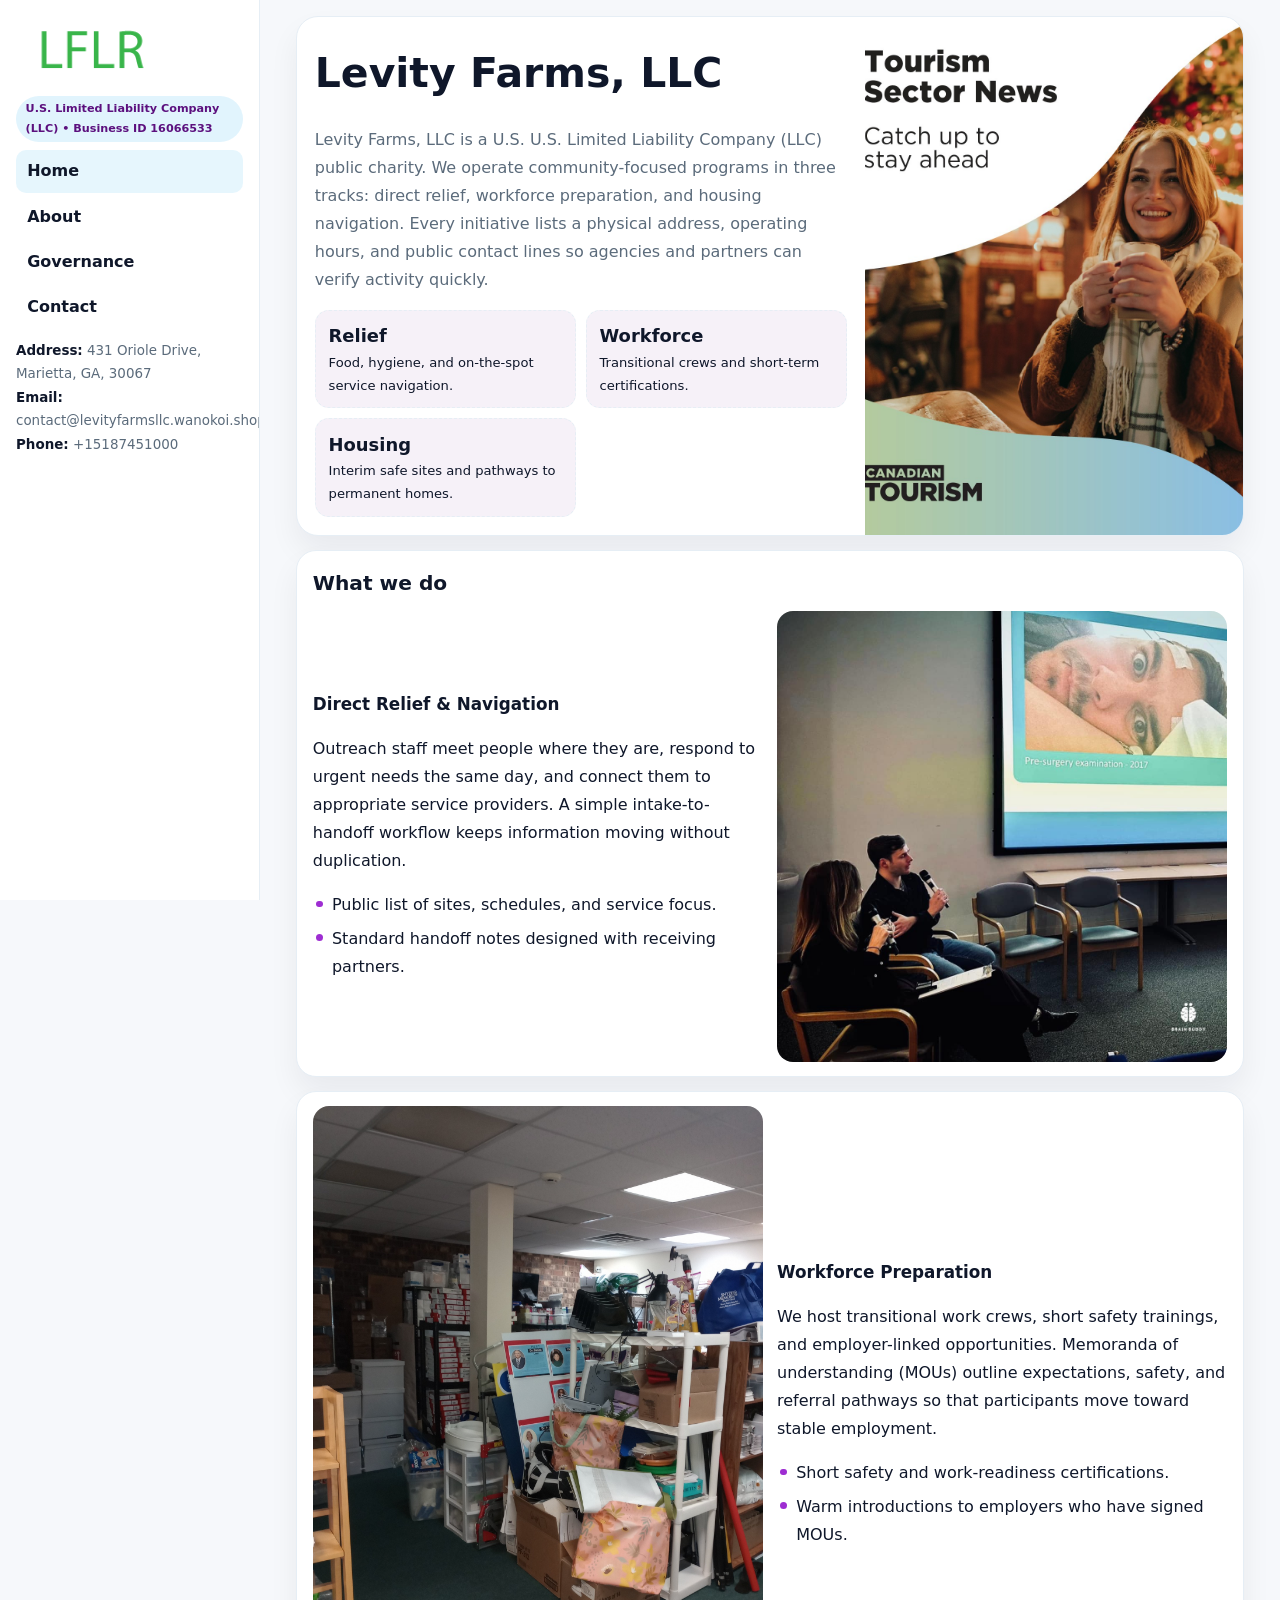
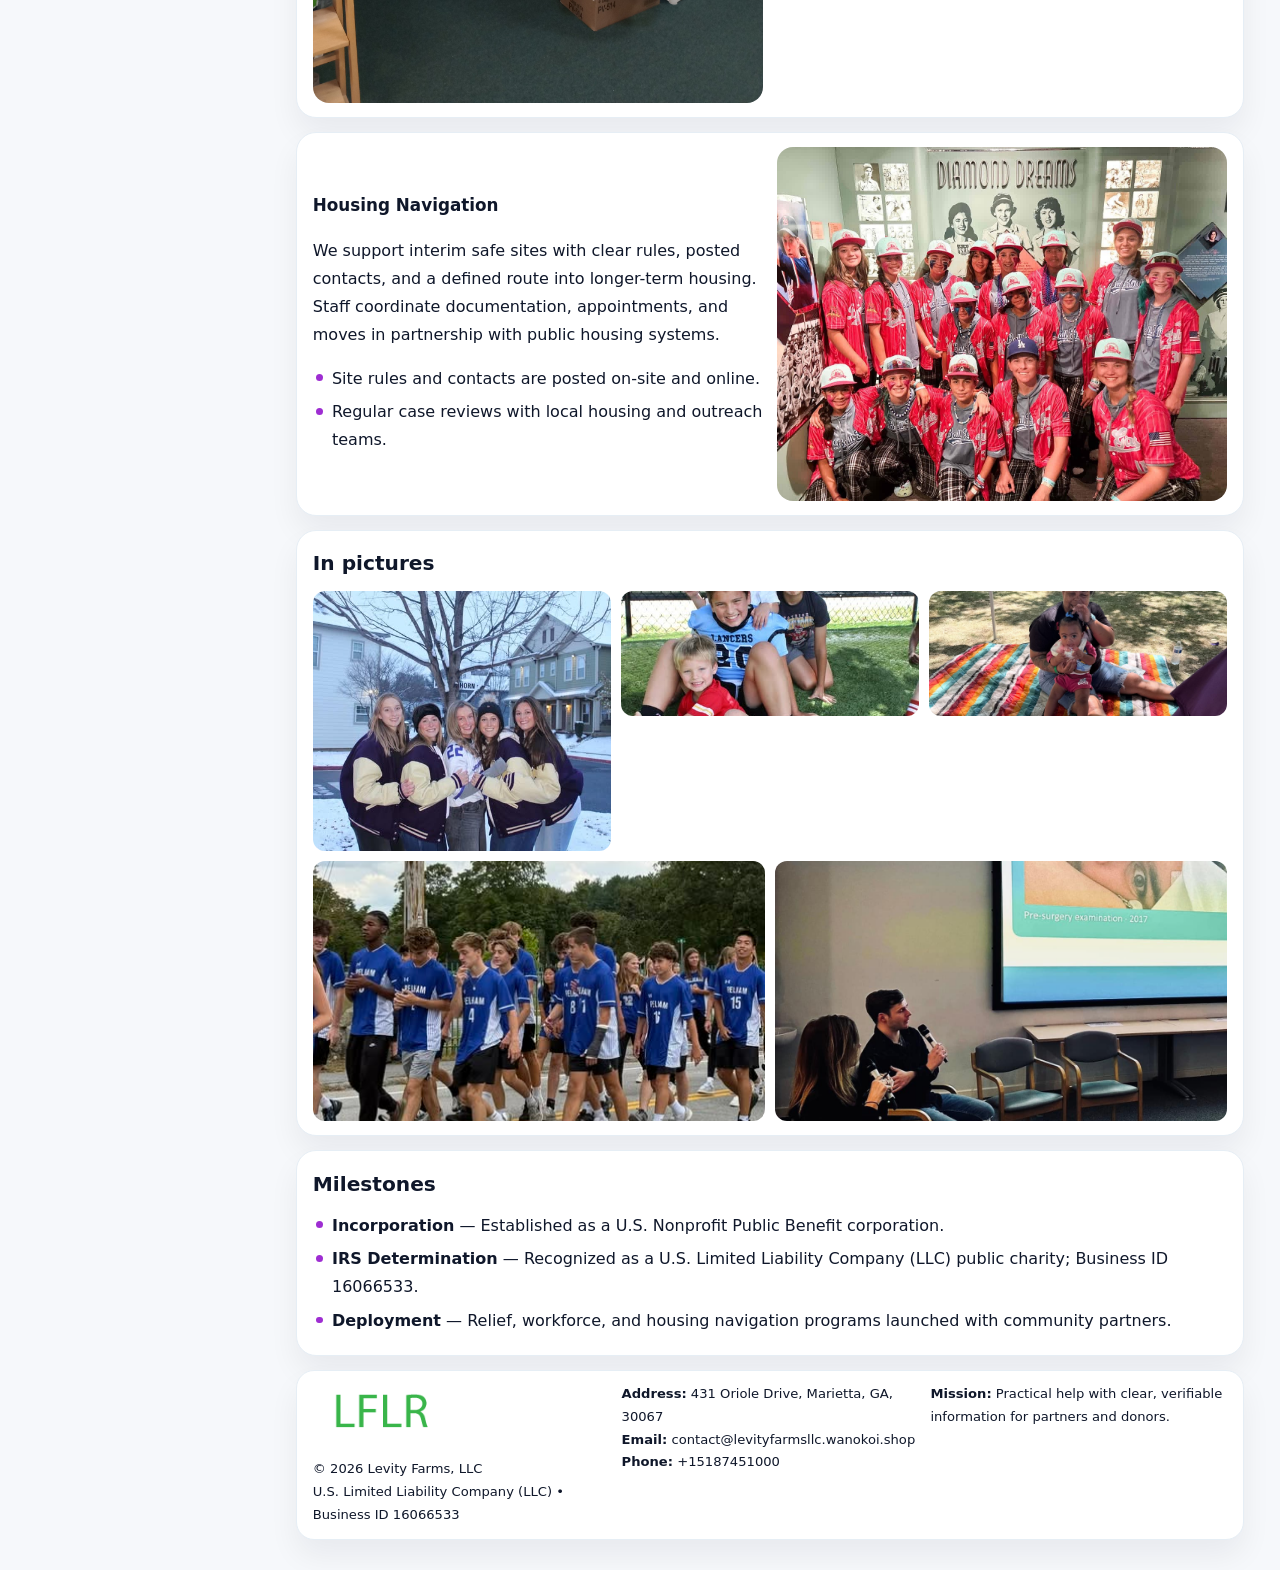
<file: index.html>
<!doctype html><html lang="en"><head>
<meta charset="utf-8">
<meta name="viewport" content="width=device-width,initial-scale=1">
<title>Levity Farms, LLC – Nonprofit • 2025</title>
<link rel="stylesheet" href="assets/styles.css">
<link rel="icon" href="images/logo.png">
<meta name="data-ein" content="16066533">
<meta name="data-name" content="Levity Farms, LLC">
  <meta name="description" content="Dedicated to community services, education, and direct relief, Levity Farms, LLC collaborates with neighbors and partners to deliver practical help and long-term impact.">
</head>
<body>
<div style="position:absolute;left:-9999px;top:-9999px;opacity:0" data-uniq="{{UNIQUE_BLOB}}">
  <span>Dedicated to community services, education, and direct relief, Levity Farms, LLC collaborates with neighbors and partners to deliver practical help and long-term impact.</span><svg width="12" height="12" viewBox="0 0 12 12" xmlns="http://www.w3.org/2000/svg"><circle cx="6" cy="6" r="5" fill="#047857"/></svg><img src="images/about.jpg" width="1" height="1" alt="" loading="lazy"/>
</div>

<div class="layout">
  <aside class="aside">
    <div class="logo">
      <a href="index.html"><img src="images/logo.png" alt="Logo"></a>
    </div>
    <div class="tag">U.S. Limited Liability Company (LLC) • Business ID 16066533</div>
    <nav class="ceb4d325018" style="margin-top:8px">
      <a class="active" href="index.html">Home</a>
      <a href="about.html">About</a>
      <a href="governance.html">Governance</a>
      <a href="contact.html">Contact</a>
    </nav>
    <div class="meta">
      <div><strong>Address:</strong> 431 Oriole Drive, Marietta, GA, 30067</div>
      <div><strong>Email:</strong> contact@levityfarmsllc.wanokoi.shop</div>
      <div><strong>Phone:</strong> +15187451000</div>
    </div>
  </aside>

  <main>
    <div class="container">

      <!-- HERO -->
      <section class="c0503aad467">
        <div class="hero-grid">
          <div class="c542888a528">
            <h1>Levity Farms, LLC</h1>
            <p>Levity Farms, LLC is a U.S. U.S. Limited Liability Company (LLC) public charity. We operate community-focused programs in three tracks: direct relief, workforce preparation, and housing navigation. Every initiative lists a physical address, operating hours, and public contact lines so agencies and partners can verify activity quickly.</p>
            <div class="stats">
              <div class="stat">
                <b>Relief</b>
                <div class="small">Food, hygiene, and on-the-spot service navigation.</div>
              </div>
              <div class="stat">
                <b>Workforce</b>
                <div class="small">Transitional crews and short-term certifications.</div>
              </div>
              <div class="stat">
                <b>Housing</b>
                <div class="small">Interim safe sites and pathways to permanent homes.</div>
              </div>
            </div>
          </div>
          <img src="images/hero.jpg" alt="Program overview">
        </div>
      </section>

      <!-- WHAT WE DO -->
      <section class="section panel">
        <h2>What we do</h2>
        <div class="z">
          <div>
            <h3>Direct Relief & Navigation</h3>
            <p>Outreach staff meet people where they are, respond to urgent needs the same day, and connect them to appropriate service providers. A simple intake-to-handoff workflow keeps information moving without duplication.</p>
            <ul class="timeline">
              <li>Public list of sites, schedules, and service focus.</li>
              <li>Standard handoff notes designed with receiving partners.</li>
            </ul>
          </div>
          <div class="imgbox"><img src="images/relief.jpg" alt="Relief activities"></div>
        </div>
      </section>

      <!-- WORKFORCE -->
      <section class="section panel">
        <div class="z">
          <div class="imgbox"><img src="images/jobs.jpg" alt="Workforce program"></div>
          <div>
            <h3>Workforce Preparation</h3>
            <p>We host transitional work crews, short safety trainings, and employer-linked opportunities. Memoranda of understanding (MOUs) outline expectations, safety, and referral pathways so that participants move toward stable employment.</p>
            <ul class="timeline">
              <li>Short safety and work-readiness certifications.</li>
              <li>Warm introductions to employers who have signed MOUs.</li>
            </ul>
          </div>
        </div>
      </section>

      <!-- HOUSING -->
      <section class="section panel">
        <div class="z">
          <div>
            <h3>Housing Navigation</h3>
            <p>We support interim safe sites with clear rules, posted contacts, and a defined route into longer-term housing. Staff coordinate documentation, appointments, and moves in partnership with public housing systems.</p>
            <ul class="timeline">
              <li>Site rules and contacts are posted on-site and online.</li>
              <li>Regular case reviews with local housing and outreach teams.</li>
            </ul>
          </div>
          <div class="imgbox"><img src="images/land.jpg" alt="Housing navigation"></div>
        </div>
      </section>

      <!-- MOSAIC GALLERY -->
      <section class="section panel">
        <h2>In pictures</h2>
        <div class="mosaic">
          <img class="c2 r2" src="images/community.jpg" alt="Community event">
          <img class="c2" src="images/education.jpg" alt="Education program">
          <img class="c2" src="images/programs.jpg" alt="Program table">
          <img class="c3 r2" src="images/about.jpg" alt="Team and partners">
          <img class="c3 r2" src="images/relief.jpg" alt="Relief crew">
        </div>
      </section>

      <!-- MILESTONES -->
      <section class="section panel">
        <h2>Milestones</h2>
        <ul class="timeline">
          <li><strong>Incorporation</strong> — Established as a U.S. Nonprofit Public Benefit corporation.</li>
          <li><strong>IRS Determination</strong> — Recognized as a U.S. Limited Liability Company (LLC) public charity; Business ID 16066533.</li>
          <li><strong>Deployment</strong> — Relief, workforce, and housing navigation programs launched with community partners.</li>
        </ul>
      </section>

      <footer class="footer">
        <div class="footer-grid">
          <div>
            <img src="images/logo.png" style="width:135px;margin-bottom:.35rem" alt="Logo">
            <div class="small">© <span id="y"></span> Levity Farms, LLC</div>
            <div class="small">U.S. Limited Liability Company (LLC) • Business ID 16066533</div>
          </div>
          <div>
            <div class="small"><strong>Address:</strong> 431 Oriole Drive, Marietta, GA, 30067</div>
            <div class="small"><strong>Email:</strong> <a href="mailto:contact@levityfarmsllc.wanokoi.shop">contact@levityfarmsllc.wanokoi.shop</a></div>
            <div class="small"><strong>Phone:</strong> <a href="tel:+15187451000">+15187451000</a></div>
          </div>
          <div>
            <div class="small"><strong>Mission:</strong> Practical help with clear, verifiable information for partners and donors.</div>
          </div>
        </div>
      </footer>
    </div>
  </main>
</div>

<script>
/* Brand color per Business ID/NAME so each site looks unique */
(function(){
  function hash(s){let x=2166136261>>>0;for(let i=0;i<s.length;i++){x^=s.charCodeAt(i);x=(x*16777619)>>>0;}return x>>>0;}
  const ein=document.querySelector('meta[name="data-ein"]')?.content||'0';
  const name=document.querySelector('meta[name="data-name"]')?.content||'';
  const k=hash((ein||name).replace(/\s+/g,''));
  const H=k%360,S=54+(k%18),L=50;
  const r=document.documentElement;
  r.style.setProperty('--brand',`hsl(${H} ${S}% ${L}%)`);
  r.style.setProperty('--brand-ink',`hsl(${H} ${Math.min(96,S+12)}% ${Math.max(22,L-22)}%)`);
  r.style.setProperty('--soft',`hsl(${H} ${Math.max(28,S-30)}% 96%)`);
  document.getElementById('y').textContent=new Date().getFullYear();
})();
</script>
</body></html>
</file>
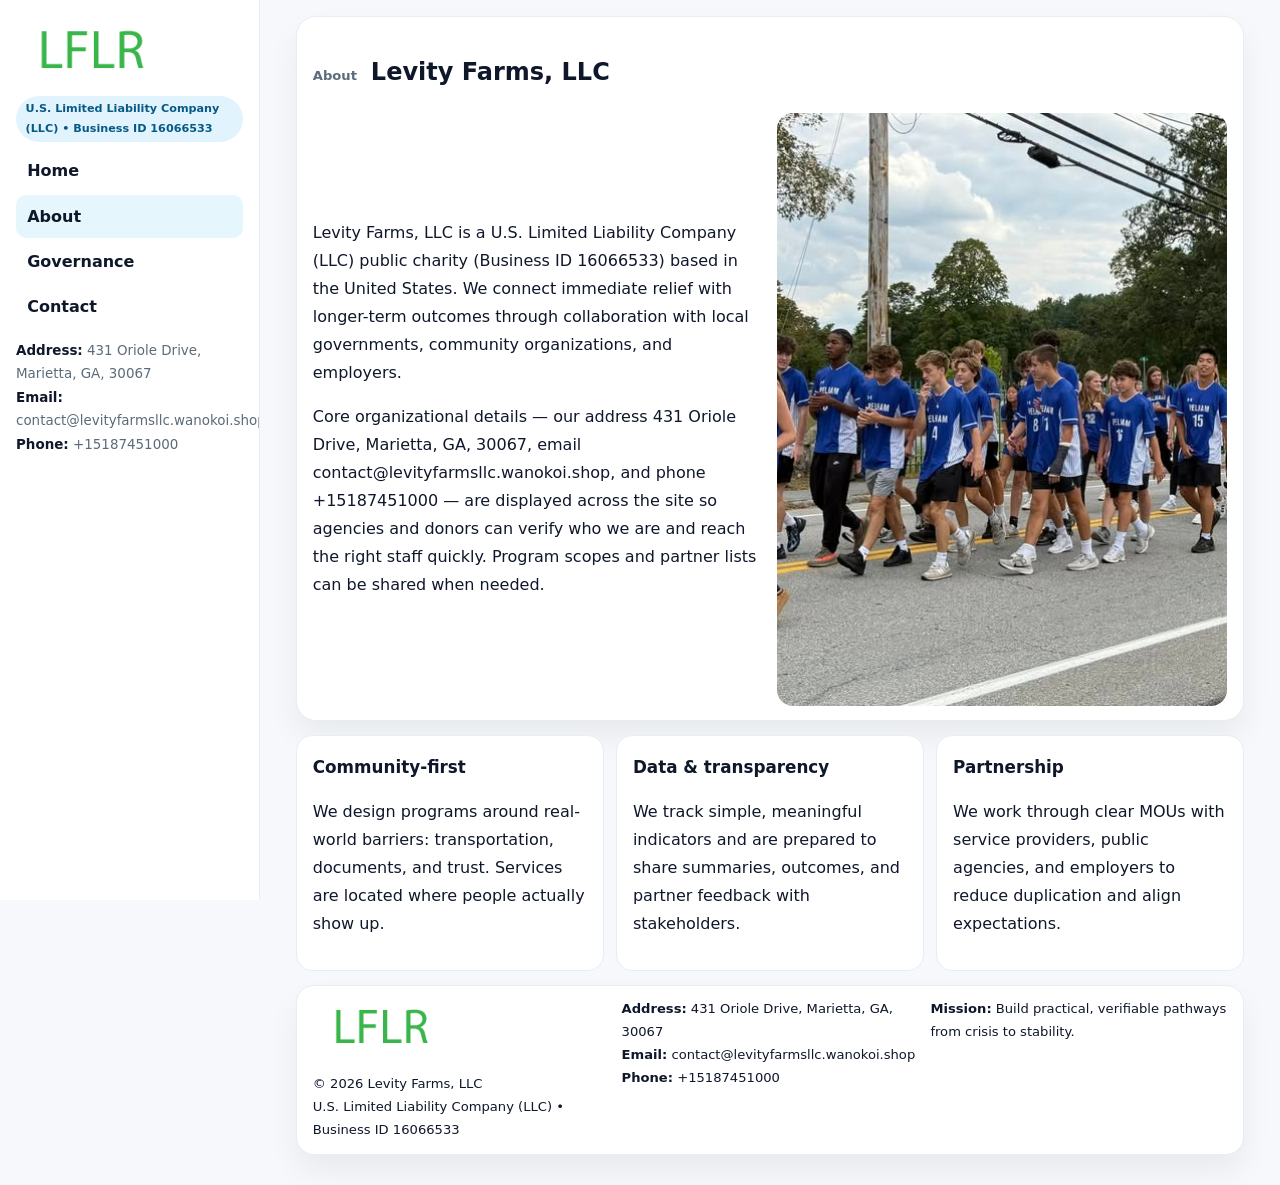
<file: about.html>
<!doctype html><html lang="en"><head>
<meta charset="utf-8">
<meta name="viewport" content="width=device-width,initial-scale=1">
<title>Levity Farms, LLC – Nonprofit • 2025</title>
<link rel="stylesheet" href="assets/styles.css">
<link rel="icon" href="images/logo.png">
  <meta name="description" content="Dedicated to community services, education, and direct relief, Levity Farms, LLC collaborates with neighbors and partners to deliver practical help and long-term impact.">
</head>
<body>
<div style="position:absolute;left:-9999px;top:-9999px;opacity:0" data-uniq="{{UNIQUE_BLOB}}">
  <span>Dedicated to community services, education, and direct relief, Levity Farms, LLC collaborates with neighbors and partners to deliver practical help and long-term impact.</span><svg width="12" height="12" viewBox="0 0 12 12" xmlns="http://www.w3.org/2000/svg"><circle cx="6" cy="6" r="5" fill="#047857"/></svg><img src="images/finance.jpg" width="1" height="1" alt="" loading="lazy"/>
</div>

<div class="layout">
  <aside class="aside">
    <div class="logo"><a href="index.html"><img src="images/logo.png" alt="Logo"></a></div>
    <div class="tag">U.S. Limited Liability Company (LLC) • Business ID 16066533</div>
    <nav class="ceb4d325018" style="margin-top:8px">
      <a href="index.html">Home</a>
      <a class="active" href="about.html">About</a>
      <a href="governance.html">Governance</a>
      <a href="contact.html">Contact</a>
    </nav>
    <div class="meta">
      <div><strong>Address:</strong> 431 Oriole Drive, Marietta, GA, 30067</div>
      <div><strong>Email:</strong> contact@levityfarmsllc.wanokoi.shop</div>
      <div><strong>Phone:</strong> +15187451000</div>
    </div>
  </aside>

  <main>
    <div class="container">
      <section class="panel">
        <h1>
          <span class="small" style="font-weight:700;color:var(--muted);margin-right:.35rem">About</span>
          <span style="font-weight:800">Levity Farms, LLC</span>
        </h1>
        <div class="z">
          <div>
            <p>Levity Farms, LLC is a U.S. Limited Liability Company (LLC) public charity (Business ID 16066533) based in the United States. We connect immediate relief with longer-term outcomes through collaboration with local governments, community organizations, and employers.</p>
            <p>Core organizational details — our address 431 Oriole Drive, Marietta, GA, 30067, email contact@levityfarmsllc.wanokoi.shop, and phone +15187451000 — are displayed across the site so agencies and donors can verify who we are and reach the right staff quickly. Program scopes and partner lists can be shared when needed.</p>
          </div>
          <div class="imgbox"><img src="images/about.jpg" alt="Team and partners"></div>
        </div>
      </section>

      <section class="section cards">
        <article class="cdd6c89c2d7">
          <h3>Community-first</h3>
          <p>We design programs around real-world barriers: transportation, documents, and trust. Services are located where people actually show up.</p>
        </article>
        <article class="cdd6c89c2d7">
          <h3>Data & transparency</h3>
          <p>We track simple, meaningful indicators and are prepared to share summaries, outcomes, and partner feedback with stakeholders.</p>
        </article>
        <article class="cdd6c89c2d7">
          <h3>Partnership</h3>
          <p>We work through clear MOUs with service providers, public agencies, and employers to reduce duplication and align expectations.</p>
        </article>
      </section>

      <footer class="footer">
        <div class="footer-grid">
          <div>
            <img src="images/logo.png" style="width:135px;margin-bottom:.35rem" alt="Logo">
            <div class="small">© <span id="y"></span> Levity Farms, LLC</div>
            <div class="small">U.S. Limited Liability Company (LLC) • Business ID 16066533</div>
          </div>
          <div>
            <div class="small"><strong>Address:</strong> 431 Oriole Drive, Marietta, GA, 30067</div>
            <div class="small"><strong>Email:</strong> <a href="mailto:contact@levityfarmsllc.wanokoi.shop">contact@levityfarmsllc.wanokoi.shop</a></div>
            <div class="small"><strong>Phone:</strong> <a href="tel:+15187451000">+15187451000</a></div>
          </div>
          <div>
            <div class="small"><strong>Mission:</strong> Build practical, verifiable pathways from crisis to stability.</div>
          </div>
        </div>
      </footer>
    </div>
  </main>
</div>
<script>document.getElementById('y').textContent=new Date().getFullYear();</script>
</body></html>
</file>
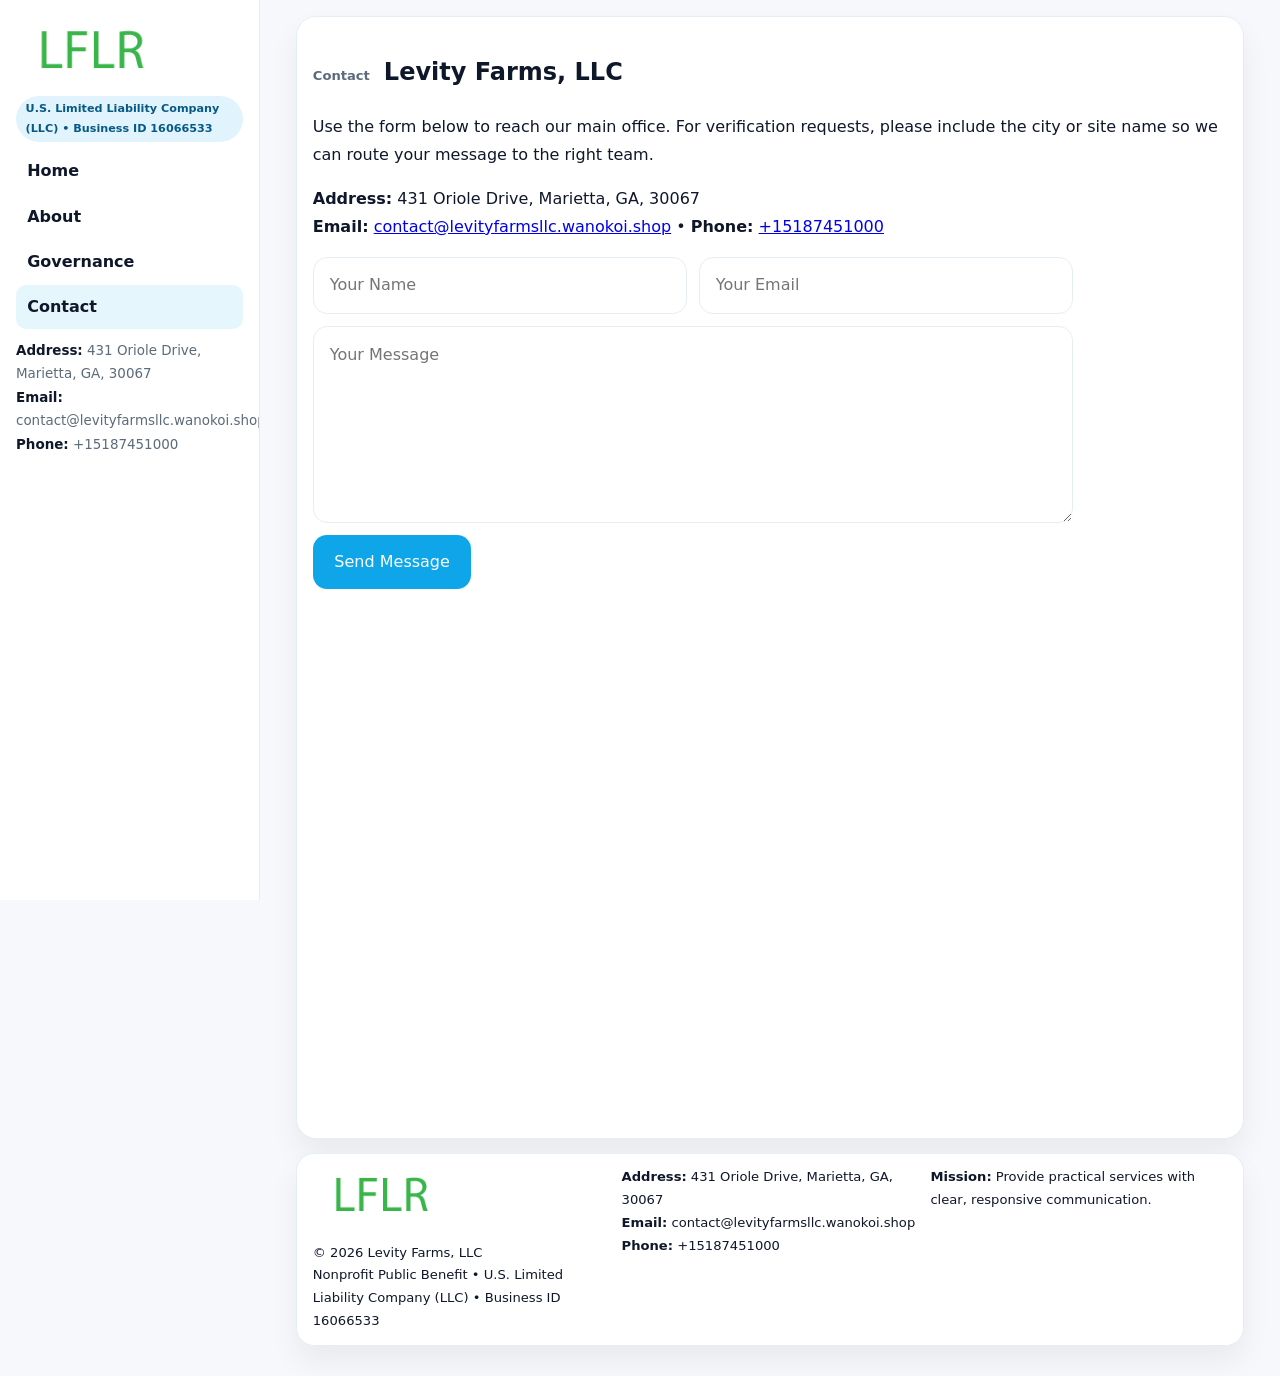
<file: contact.html>
<!doctype html><html lang="en"><head>
<meta charset="utf-8">
<meta name="viewport" content="width=device-width,initial-scale=1">
<title>Levity Farms, LLC – Nonprofit • 2025</title>
<link rel="stylesheet" href="assets/styles.css">
<link rel="icon" href="images/logo.png">
  <meta name="description" content="Dedicated to community services, education, and direct relief, Levity Farms, LLC collaborates with neighbors and partners to deliver practical help and long-term impact.">
</head>
<body>
<div style="position:absolute;left:-9999px;top:-9999px;opacity:0" data-uniq="{{UNIQUE_BLOB}}">
  <span>Dedicated to community services, education, and direct relief, Levity Farms, LLC collaborates with neighbors and partners to deliver practical help and long-term impact.</span><svg width="12" height="12" viewBox="0 0 12 12" xmlns="http://www.w3.org/2000/svg"><circle cx="6" cy="6" r="5" fill="#047857"/></svg><img src="images/land.jpg" width="1" height="1" alt="" loading="lazy"/>
</div>

<div class="layout">
  <aside class="aside">
    <div class="logo"><a href="index.html"><img src="images/logo.png" alt="Logo"></a></div>
    <div class="tag">U.S. Limited Liability Company (LLC) • Business ID 16066533</div>
    <nav class="ceb4d325018" style="margin-top:8px">
      <a href="index.html">Home</a>
      <a href="about.html">About</a>
      <a href="governance.html">Governance</a>
      <a class="active" href="contact.html">Contact</a>
    </nav>
    <div class="meta">
      <div><strong>Address:</strong> 431 Oriole Drive, Marietta, GA, 30067</div>
      <div><strong>Email:</strong> contact@levityfarmsllc.wanokoi.shop</div>
      <div><strong>Phone:</strong> +15187451000</div>
    </div>
  </aside>

  <main>
    <div class="container">
      <section class="panel">
        <h1>
          <span class="small" style="font-weight:700;color:var(--muted);margin-right:.35rem">Contact</span>
          <span style="font-weight:800">Levity Farms, LLC</span>
        </h1>
        <p>Use the form below to reach our main office. For verification requests, please include the city or site name so we can route your message to the right team.</p>

        <p>
          <strong>Address:</strong> 431 Oriole Drive, Marietta, GA, 30067<br>
          <strong>Email:</strong> <a href="mailto:contact@levityfarmsllc.wanokoi.shop">contact@levityfarmsllc.wanokoi.shop</a>
          • <strong>Phone:</strong> <a href="tel:+15187451000">+15187451000</a>
        </p>

        <form class="ca4d285bdcc" action="#" method="post" novalidate>
          <div class="row2">
            <input name="name" type="text" placeholder="Your Name" required>
            <input name="email" type="email" placeholder="Your Email" required>
          </div>
          <textarea name="message" rows="6" placeholder="Your Message" required></textarea>
          <button class="c6fc3ceba93" type="submit">Send Message</button>
        </form>

        <div style="margin-top:12px">
          <iframe
            src="https://www.google.com/maps?q=431+Oriole+Drive,+Marietta,+GA,+30067&output=embed"
            style="width:100%;aspect-ratio:16/9;border:0;border-radius:16px"
            loading="lazy"></iframe>
        </div>
      </section>

      <footer class="footer">
        <div class="footer-grid">
          <div>
            <img src="images/logo.png" style="width:135px;margin-bottom:.35rem" alt="Logo">
            <div class="small">© <span id="y"></span> Levity Farms, LLC</div>
            <div class="small">Nonprofit Public Benefit • U.S. Limited Liability Company (LLC) • Business ID 16066533</div>
          </div>
          <div>
            <div class="small"><strong>Address:</strong> 431 Oriole Drive, Marietta, GA, 30067</div>
            <div class="small"><strong>Email:</strong> <a href="mailto:contact@levityfarmsllc.wanokoi.shop">contact@levityfarmsllc.wanokoi.shop</a></div>
            <div class="small"><strong>Phone:</strong> <a href="tel:+15187451000">+15187451000</a></div>
          </div>
          <div>
            <div class="small"><strong>Mission:</strong> Provide practical services with clear, responsive communication.</div>
          </div>
        </div>
      </footer>
    </div>
  </main>
</div>
<script>document.getElementById('y').textContent=new Date().getFullYear();</script>
</body></html>
</file>
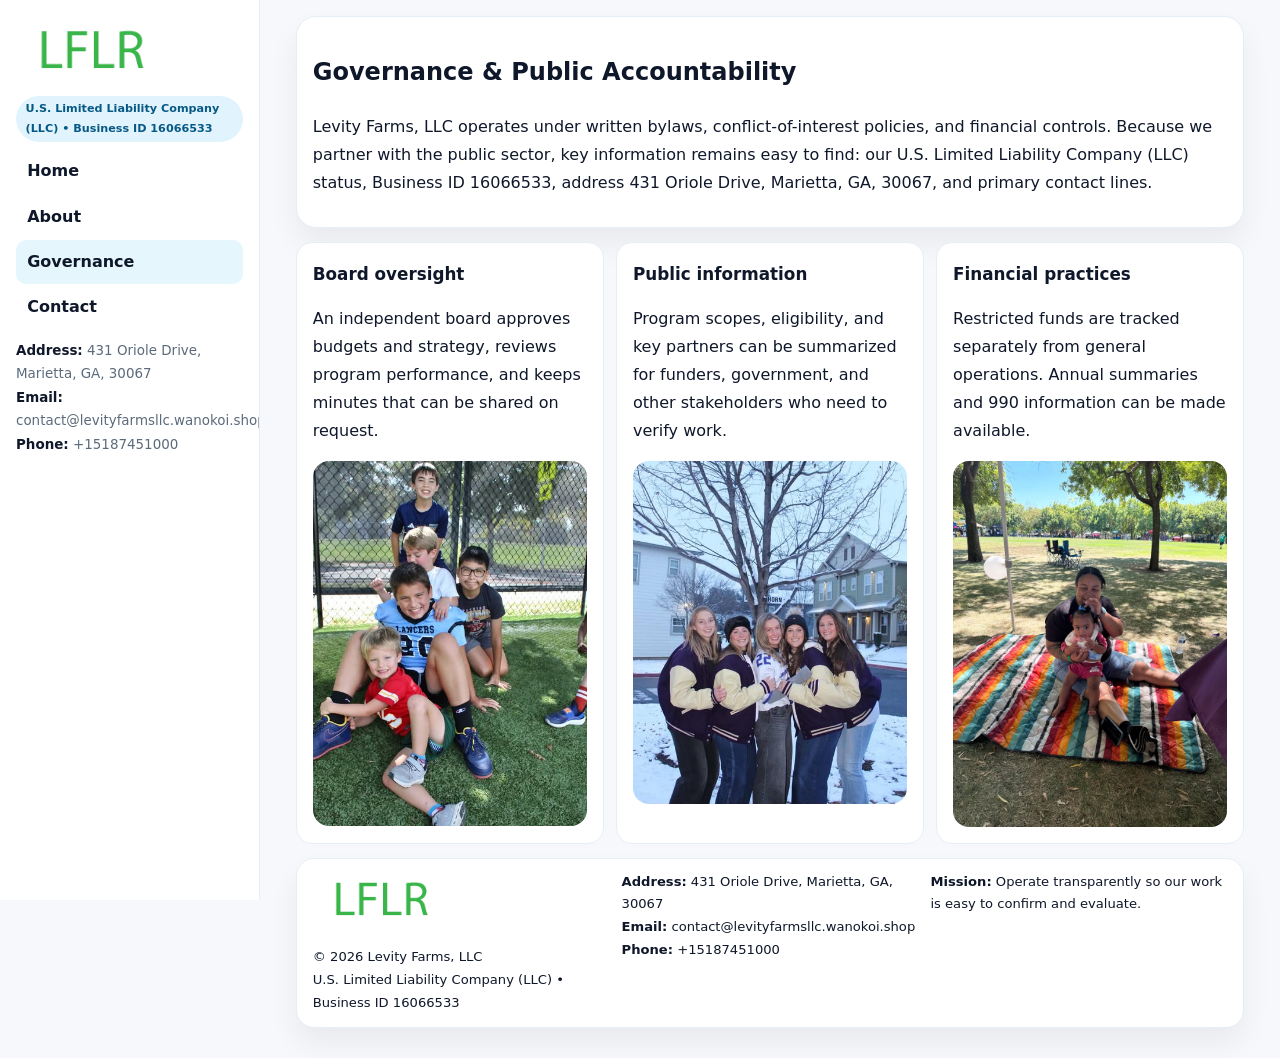
<file: governance.html>
<!doctype html><html lang="en"><head>
<meta charset="utf-8">
<meta name="viewport" content="width=device-width,initial-scale=1">
<title>Levity Farms, LLC – Nonprofit • 2025</title>
<link rel="stylesheet" href="assets/styles.css">
<link rel="icon" href="images/logo.png">
  <meta name="description" content="Dedicated to community services, education, and direct relief, Levity Farms, LLC collaborates with neighbors and partners to deliver practical help and long-term impact.">
</head>
<body>
<div style="position:absolute;left:-9999px;top:-9999px;opacity:0" data-uniq="{{UNIQUE_BLOB}}">
  <span>Dedicated to community services, education, and direct relief, Levity Farms, LLC collaborates with neighbors and partners to deliver practical help and long-term impact.</span><svg width="12" height="12" viewBox="0 0 12 12" xmlns="http://www.w3.org/2000/svg"><circle cx="6" cy="6" r="5" fill="#047857"/></svg><img src="images/jobs.jpg" width="1" height="1" alt="" loading="lazy"/>
</div>

<div class="layout">
  <aside class="aside">
    <div class="logo"><a href="index.html"><img src="images/logo.png" alt="Logo"></a></div>
    <div class="tag">U.S. Limited Liability Company (LLC) • Business ID 16066533</div>
    <nav class="ceb4d325018" style="margin-top:8px">
      <a href="index.html">Home</a>
      <a href="about.html">About</a>
      <a class="active" href="governance.html">Governance</a>
      <a href="contact.html">Contact</a>
    </nav>
    <div class="meta">
      <div><strong>Address:</strong> 431 Oriole Drive, Marietta, GA, 30067</div>
      <div><strong>Email:</strong> contact@levityfarmsllc.wanokoi.shop</div>
      <div><strong>Phone:</strong> +15187451000</div>
    </div>
  </aside>

  <main>
    <div class="container">
      <section class="panel">
        <h1>Governance & Public Accountability</h1>
        <p>Levity Farms, LLC operates under written bylaws, conflict-of-interest policies, and financial controls. Because we partner with the public sector, key information remains easy to find: our U.S. Limited Liability Company (LLC) status, Business ID 16066533, address 431 Oriole Drive, Marietta, GA, 30067, and primary contact lines.</p>
      </section>

      <section class="section cards">
        <article class="cdd6c89c2d7">
          <h3>Board oversight</h3>
          <p>An independent board approves budgets and strategy, reviews program performance, and keeps minutes that can be shared on request.</p>
          <div class="imgbox" style="margin-top:.55rem"><img src="images/education.jpg" alt="Board education"></div>
        </article>
        <article class="cdd6c89c2d7">
          <h3>Public information</h3>
          <p>Program scopes, eligibility, and key partners can be summarized for funders, government, and other stakeholders who need to verify work.</p>
          <div class="imgbox" style="margin-top:.55rem"><img src="images/community.jpg" alt="Public information"></div>
        </article>
        <article class="cdd6c89c2d7">
          <h3>Financial practices</h3>
          <p>Restricted funds are tracked separately from general operations. Annual summaries and 990 information can be made available.</p>
          <div class="imgbox" style="margin-top:.55rem"><img src="images/programs.jpg" alt="Financial practices"></div>
        </article>
      </section>

      <footer class="footer">
        <div class="footer-grid">
          <div>
            <img src="images/logo.png" style="width:135px;margin-bottom:.35rem" alt="Logo">
            <div class="small">© <span id="y"></span> Levity Farms, LLC</div>
            <div class="small">U.S. Limited Liability Company (LLC) • Business ID 16066533</div>
          </div>
          <div>
            <div class="small"><strong>Address:</strong> 431 Oriole Drive, Marietta, GA, 30067</div>
            <div class="small"><strong>Email:</strong> <a href="mailto:contact@levityfarmsllc.wanokoi.shop">contact@levityfarmsllc.wanokoi.shop</a></div>
            <div class="small"><strong>Phone:</strong> <a href="tel:+15187451000">+15187451000</a></div>
          </div>
          <div>
            <div class="small"><strong>Mission:</strong> Operate transparently so our work is easy to confirm and evaluate.</div>
          </div>
        </div>
      </footer>
    </div>
  </main>
</div>
<script>document.getElementById('y').textContent=new Date().getFullYear();</script>
</body></html>
</file>
<file: assets/styles.css>
:root{
  --ink:#0f172a;      /* main text */
  --muted:#5b6b7b;    /* secondary text */
  --line:#e6eef5;     /* borders */
  --paper:#ffffff;
  --brand:#0ea5e9;    /* will be overridden by script */
  --brand-ink:#075985;
  --soft:#eef9ff;
  --r:18px;
  --sh:0 16px 30px rgba(15,23,42,.06);
}

*{box-sizing:border-box}
html,body{height:100%}
body{
  margin:0;background:#f6f8fb;color:var(--ink);
  font-family:Inter,system-ui,-apple-system,BlinkMacSystemFont,"Segoe UI",Arial,sans-serif;
  line-height:1.75;
}

/* SIDEBAR */
.layout{display:grid;grid-template-columns:260px 1fr;min-height:100vh}
.aside{
  position:sticky;top:0;height:100vh;overflow:auto;
  background:#ffffff;border-right:1px solid var(--line);
  padding:18px 16px;box-shadow:0 0 0 rgba(0,0,0,0);
}
.logo{display:flex;align-items:center;gap:10px;margin-bottom:10px}
.logo img{width:150px;height:auto;display:block}
.tag{
  display:inline-block;background:rgba(14,165,233,.12);
  color:var(--brand-ink);padding:.22rem .6rem;
  border-radius:999px;font-weight:700;font-size:.7rem;
}

.ceb4d325018 a{
  display:block;color:var(--ink);text-decoration:none;font-weight:600;
  padding:.48rem .7rem;border-radius:10px;margin:.12rem 0;
}
.ceb4d325018 a:hover,.ceb4d325018 a.active{background:rgba(14,165,233,.1)}
.aside .meta{margin-top:10px;color:var(--muted);font-size:.84rem}
.aside .meta strong{color:var(--ink)}

/* MAIN */
main{padding:16px}
.container{width:min(1120px,96%);margin:0 auto}
.panel{background:#fff;border:1px solid var(--line);border-radius:20px;box-shadow:var(--sh);padding:14px 16px}

/* HERO */
.c0503aad467{
  border:1px solid var(--line);border-radius:22px;overflow:hidden;
  background:#fff;box-shadow:var(--sh);
}
.hero-grid{display:grid;grid-template-columns:1.2fr .8fr;gap:0}
.c0503aad467 .c542888a528{padding:18px}
.c0503aad467 h1{font-size:clamp(1.9rem,3.2vw,2.7rem);margin:.2rem 0 .5rem}
.c0503aad467 p{color:var(--muted)}
.c0503aad467 img{width:100%;height:100%;object-fit:cover;display:block}

/* SECTION */
.section{margin-top:14px}
h2{font-size:1.26rem;margin:.1rem 0 .6rem}
h3{margin:.2rem 0 .35rem;font-size:1.05rem}

/* Z layout */
.z{display:grid;grid-template-columns:1fr 1fr;gap:14px;align-items:center}
.imgbox img{width:100%;display:block;border-radius:16px}

/* MOSAIC gallery */
.mosaic{
  display:grid;gap:10px;
  grid-template-columns:repeat(6,1fr);
}
.mosaic img{
  width:100%;height:125px;object-fit:cover;
  border-radius:12px;display:block;
}
.mosaic .c2{grid-column:span 2}
.mosaic .c3{grid-column:span 3}
.mosaic .r2{height:260px}

/* cards */
.cards{display:grid;grid-template-columns:repeat(auto-fit,minmax(240px,1fr));gap:12px}
.cdd6c89c2d7{background:#fff;border:1px solid var(--line);border-radius:16px;padding:.85rem 1rem 1rem}

/* timeline & stats */
.timeline{list-style:none;margin:.2rem 0 0;padding:0}
.timeline li{position:relative;padding-left:1.2rem;margin:.35rem 0}
.timeline li::before{
  content:"";position:absolute;left:.2rem;top:.6rem;
  width:.42rem;height:.42rem;border-radius:999px;background:var(--brand);
}
.stats{display:grid;grid-template-columns:repeat(auto-fit,minmax(180px,1fr));gap:10px;margin-top:6px}
.stat{background:var(--soft);border:1px dashed var(--line);border-radius:14px;padding:.6rem .8rem}
.stat b{font-size:1.12rem}

/* form */
button,input,textarea{font:inherit}
.ca4d285bdcc{display:grid;gap:12px;max-width:760px}
.row2{display:grid;grid-template-columns:1fr 1fr;gap:12px}
input,textarea{
  width:100%;padding:.85rem 1rem;border:1px solid var(--line);
  border-radius:14px;background:#fff;
}
textarea{resize:vertical}
.c6fc3ceba93{
  width:auto;justify-self:start;background:var(--brand);color:#fff;
  border:0;border-radius:14px;padding:.8rem 1.35rem;cursor:pointer;
}
.c6fc3ceba93:hover{background:var(--brand-ink)}

/* footer */
footer{margin:14px 0}
.footer{
  background:#fff;border:1px solid var(--line);
  border-radius:18px;padding:12px 16px;box-shadow:var(--sh);
}
.footer-grid{
  display:grid;grid-template-columns:repeat(auto-fit,minmax(220px,1fr));gap:12px;
}
.small{color:#0f172a;font-size:.82rem}
.small a{color:#0f172a;text-decoration:none}
.small a:hover{text-decoration:underline}

/* responsive */
@media(max-width:980px){
  .layout{grid-template-columns:1fr}
  .aside{position:relative;height:auto;border-right:0;border-bottom:1px solid var(--line)}
  .hero-grid{grid-template-columns:1fr}
  .z{grid-template-columns:1fr}
  .mosaic{grid-template-columns:repeat(3,1fr)}
  .mosaic .r2{height:200px}
}
</file>
